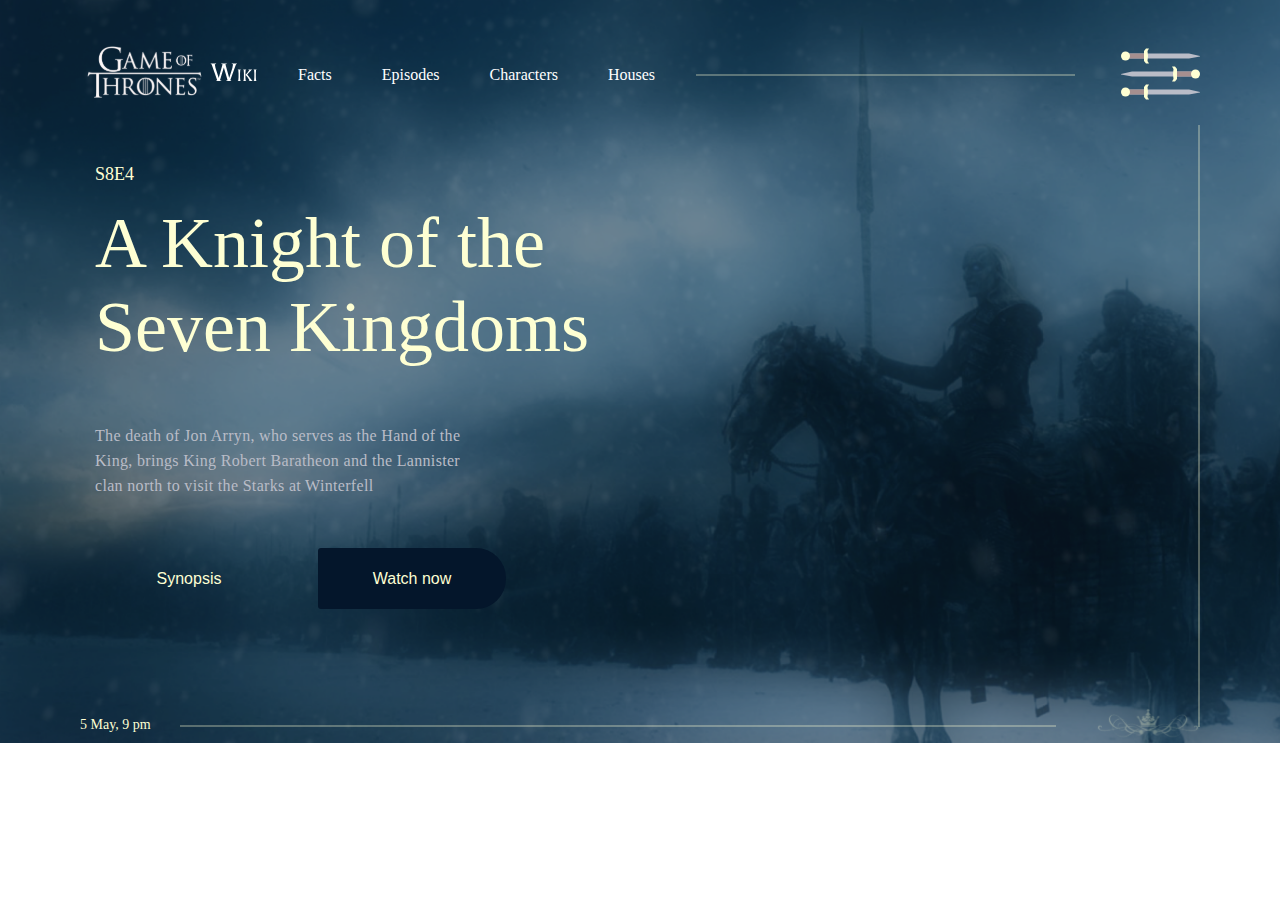
<file: first_page/index.html>
<!DOCTYPE html>
<html lang="en">
  <head>
    <meta charset="UTF-8" />
    <meta name="viewport" content="width=device-width, initial-scale=1.0" />
    <link rel="stylesheet" href="style/css/reset.css" />
    <link rel="stylesheet" href="style/css/style.css" />
    <title>Game of Thrones</title>
  </head>
  <body>
    <section class="first-page">
      <header>
        <a href="index.html"
          ><img class="main_logo" src="image/logo.svg" alt="logo"
        /></a>
        <div class="block_menu">
          <ul class="menu">
            <li><a href="../second_page/index.html">Facts</a></li>
            <li><a href="">Episodes</a></li>
            <li><a href="">Characters</a></li>
            <li><a href="">Houses</a></li>
          </ul>
        </div>
        <img class="main_burger" src="image/burger.svg" alt="burger" />
      </header>
      <section class="body">
        <p class="S8E4">S8E4</p>
        <p class="Knight">A Knight of the Seven Kingdoms</p>
        <p class="Arryn">
          The death of Jon Arryn, who serves as the Hand of the <br />
          King, brings King Robert Baratheon and the Lannister <br />
          clan north to visit the Starks at Winterfell
        </p>
        <button class="syn">Synopsis</button>
        <button class="watch">Watch now</button>
      </section>
      <footer>
        <p class="pm">5 May, 9 pm</p>
        <img class="mask" src="image/mask.svg" alt="mask" />
      </footer>
    </section>
  </body>
</html>
</file>
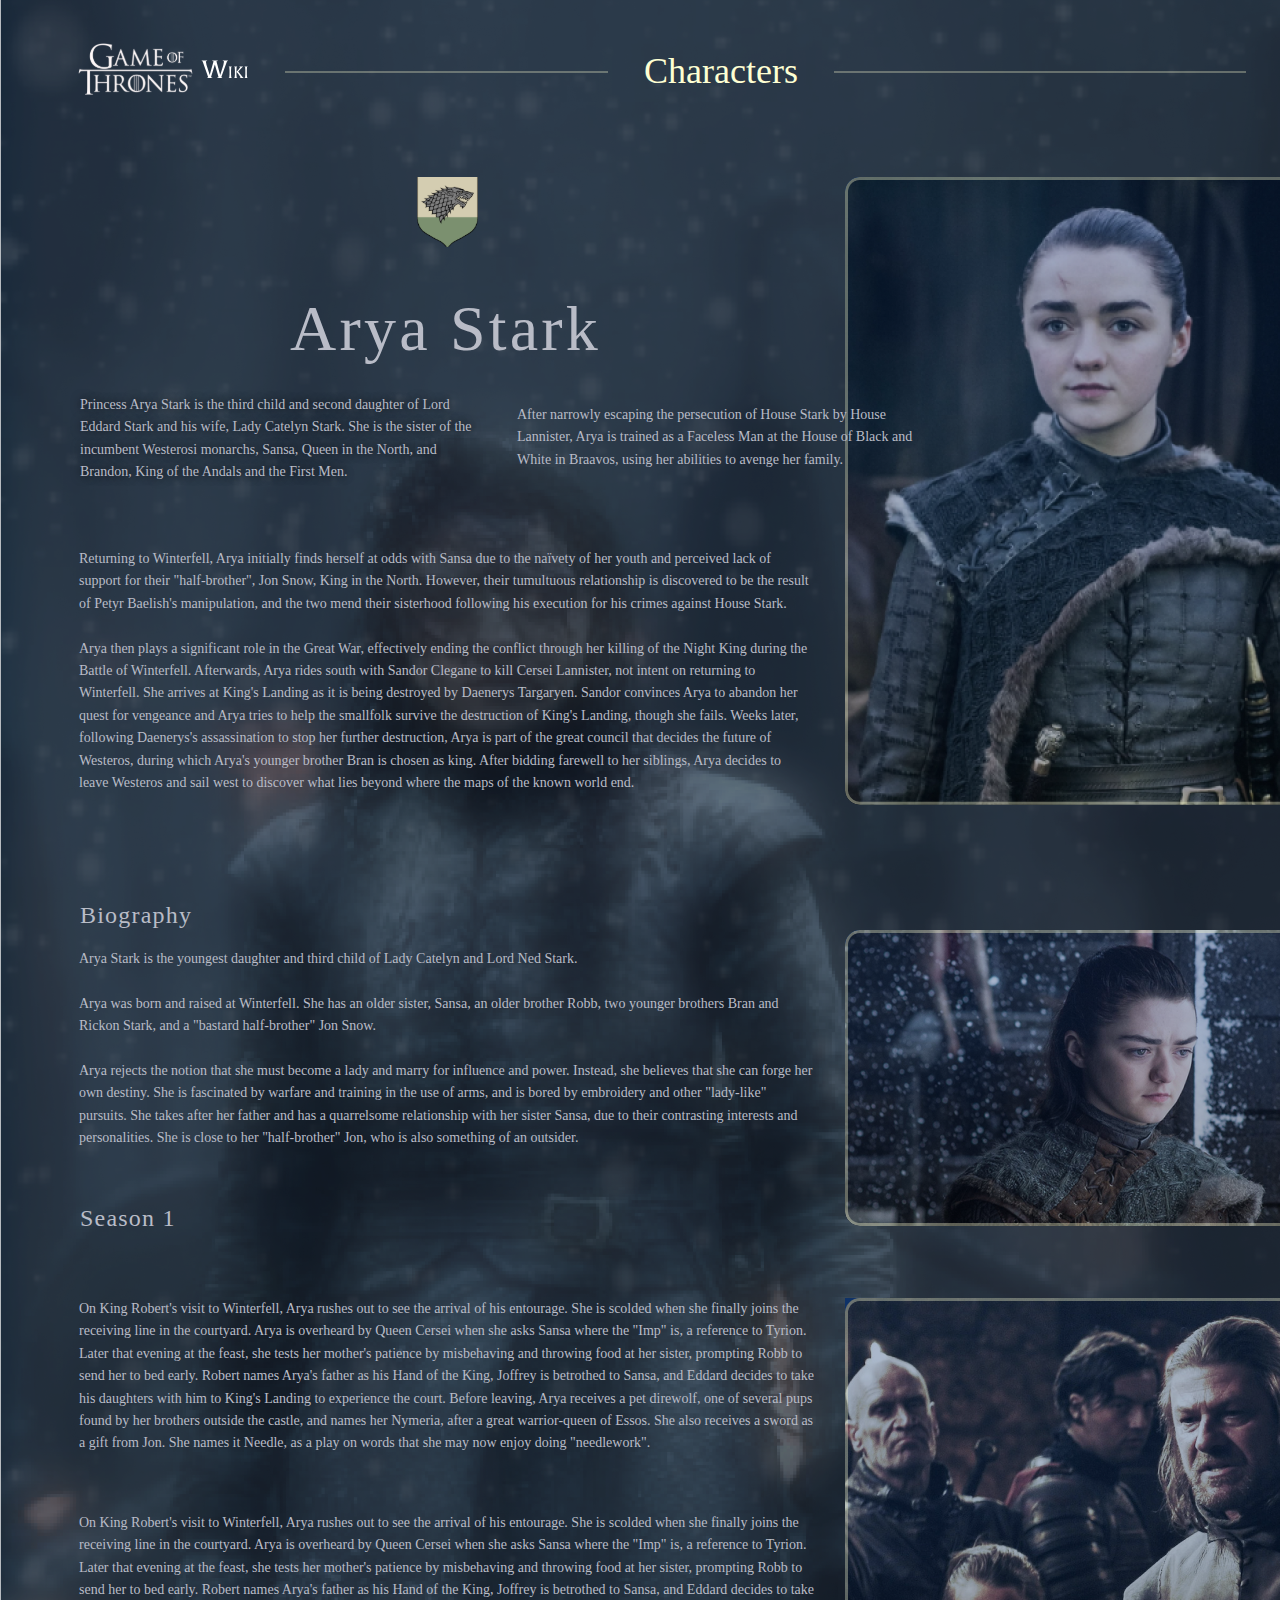
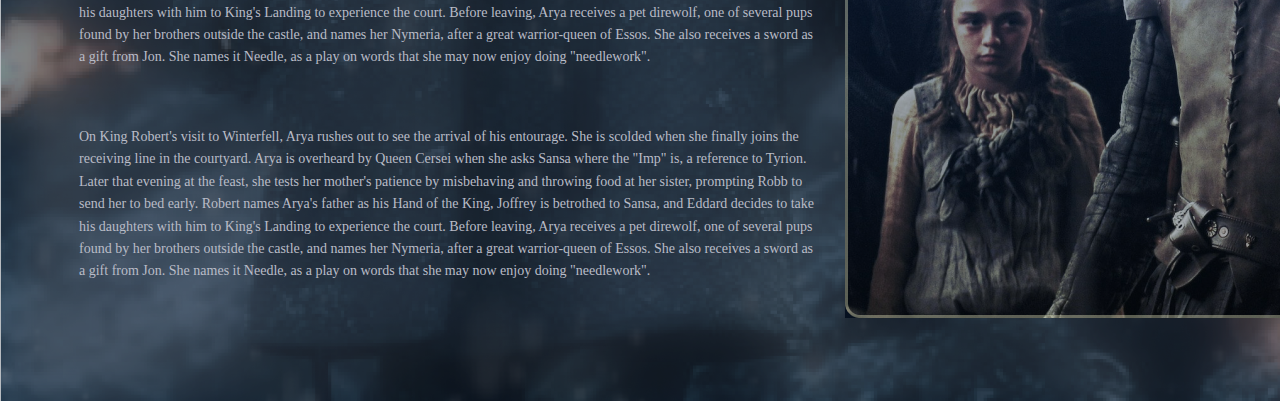
<file: fourth-page/index.html>
<!DOCTYPE html>
<html lang="en">
  <head>
    <meta charset="UTF-8" />
    <meta name="viewport" content="width=device-width, initial-scale=1.0" />
    <link rel="stylesheet" href="style/reset.css" />
    <link rel="stylesheet" href="style/style.css" />
    <title>Game of Thrones</title>
  </head>
  <body>
    <section class="fourth-page">
      <header>
        <img class="img-logo" src="image/logo.svg" alt="logo" />
        <hr class="left-line" />
        <h1 class="Characters">Characters</h1>
        <hr class="right-line" />
        <img class="img-burger" src="image/burger.png" alt="burger" />
      </header>
      <section class="body">
        <img class="img-characters" src="image/characters.svg" alt="" />
        <h1 class="characters-text">Arya Stark</h1>
        <img class="image1" src="image/image1.png" alt="image1" />
        <img class="image2" src="image/image2.png" alt="image2" />
        <img class="image3" src="image/image3.png" alt="image3" />
        <p class="part1">
          Princess Arya Stark is the third child and second daughter of Lord
          Eddard Stark and his wife, Lady Catelyn Stark. She is the sister of
          the incumbent Westerosi monarchs, Sansa, Queen in the North, and
          Brandon, King of the Andals and the First Men.
        </p>
        <p class="part2">
          After narrowly escaping the persecution of House Stark by House
          Lannister, Arya is trained as a Faceless Man at the House of Black and
          White in Braavos, using her abilities to avenge her family.
        </p>
        <p class="part3">
          Returning to Winterfell, Arya initially finds herself at odds with
          Sansa due to the naïvety of her youth and perceived lack of support
          for their "half-brother", Jon Snow, King in the North. However, their
          tumultuous relationship is discovered to be the result of Petyr
          Baelish's manipulation, and the two mend their sisterhood following
          his execution for his crimes against House Stark. <br />
          <br />
          Arya then plays a significant role in the Great War, effectively
          ending the conflict through her killing of the Night King during the
          Battle of Winterfell. Afterwards, Arya rides south with Sandor Clegane
          to kill Cersei Lannister, not intent on returning to Winterfell. She
          arrives at King's Landing as it is being destroyed by Daenerys
          Targaryen. Sandor convinces Arya to abandon her quest for vengeance
          and Arya tries to help the smallfolk survive the destruction of King's
          Landing, though she fails. Weeks later, following Daenerys's
          assassination to stop her further destruction, Arya is part of the
          great council that decides the future of Westeros, during which Arya's
          younger brother Bran is chosen as king. After bidding farewell to her
          siblings, Arya decides to leave Westeros and sail west to discover
          what lies beyond where the maps of the known world end.
        </p>

        <h1 class="Biography">Biography</h1>
        <p class="part4">
          Arya Stark is the youngest daughter and third child of Lady Catelyn
          and Lord Ned Stark. <br />
          <br />
          Arya was born and raised at Winterfell. She has an older sister,
          Sansa, an older brother Robb, two younger brothers Bran and Rickon
          Stark, and a "bastard half-brother" Jon Snow. <br />
          <br />
          Arya rejects the notion that she must become a lady and marry for
          influence and power. Instead, she believes that she can forge her own
          destiny. She is fascinated by warfare and training in the use of arms,
          and is bored by embroidery and other "lady-like" pursuits. She takes
          after her father and has a quarrelsome relationship with her sister
          Sansa, due to their contrasting interests and personalities. She is
          close to her "half-brother" Jon, who is also something of an outsider.
        </p>
        <h1 class="season">Season 1</h1>
        <p class="part5">
          On King Robert's visit to Winterfell, Arya rushes out to see the
          arrival of his entourage. She is scolded when she finally joins the
          receiving line in the courtyard. Arya is overheard by Queen Cersei
          when she asks Sansa where the "Imp" is, a reference to Tyrion. Later
          that evening at the feast, she tests her mother's patience by
          misbehaving and throwing food at her sister, prompting Robb to send
          her to bed early. Robert names Arya's father as his Hand of the King,
          Joffrey is betrothed to Sansa, and Eddard decides to take his
          daughters with him to King's Landing to experience the court. Before
          leaving, Arya receives a pet direwolf, one of several pups found by
          her brothers outside the castle, and names her Nymeria, after a great
          warrior-queen of Essos. She also receives a sword as a gift from Jon.
          She names it Needle, as a play on words that she may now enjoy doing
          "needlework".
        </p>
        <p class="part6">
          On King Robert's visit to Winterfell, Arya rushes out to see the
          arrival of his entourage. She is scolded when she finally joins the
          receiving line in the courtyard. Arya is overheard by Queen Cersei
          when she asks Sansa where the "Imp" is, a reference to Tyrion. Later
          that evening at the feast, she tests her mother's patience by
          misbehaving and throwing food at her sister, prompting Robb to send
          her to bed early. Robert names Arya's father as his Hand of the King,
          Joffrey is betrothed to Sansa, and Eddard decides to take his
          daughters with him to King's Landing to experience the court. Before
          leaving, Arya receives a pet direwolf, one of several pups found by
          her brothers outside the castle, and names her Nymeria, after a great
          warrior-queen of Essos. She also receives a sword as a gift from Jon.
          She names it Needle, as a play on words that she may now enjoy doing
          "needlework".
        </p>
        <p class="part7">
          On King Robert's visit to Winterfell, Arya rushes out to see the
          arrival of his entourage. She is scolded when she finally joins the
          receiving line in the courtyard. Arya is overheard by Queen Cersei
          when she asks Sansa where the "Imp" is, a reference to Tyrion. Later
          that evening at the feast, she tests her mother's patience by
          misbehaving and throwing food at her sister, prompting Robb to send
          her to bed early. Robert names Arya's father as his Hand of the King,
          Joffrey is betrothed to Sansa, and Eddard decides to take his
          daughters with him to King's Landing to experience the court. Before
          leaving, Arya receives a pet direwolf, one of several pups found by
          her brothers outside the castle, and names her Nymeria, after a great
          warrior-queen of Essos. She also receives a sword as a gift from Jon.
          She names it Needle, as a play on words that she may now enjoy doing
          "needlework".
        </p>
      </section>
    </section>
  </body>
</html>
</file>
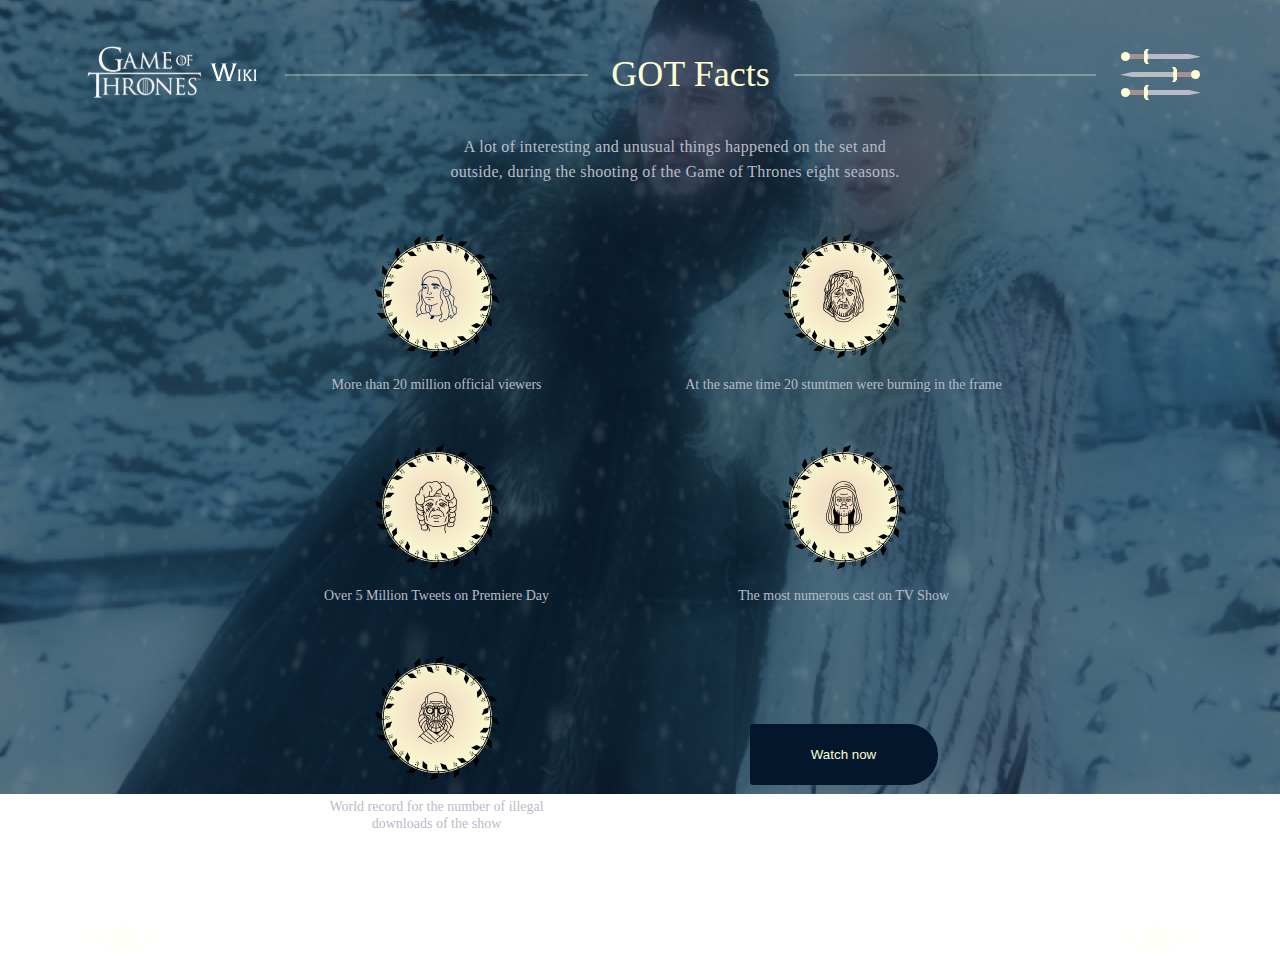
<file: second_page/index.html>
<!DOCTYPE html>
<html lang="en">
  <head>
    <meta charset="UTF-8" />
    <meta name="viewport" content="width=device-width, initial-scale=1.0" />
    <link rel="stylesheet" href="style/css/reset.css" />
    <link rel="stylesheet" href="style/css/style.css" />
    <title>Facts</title>
  </head>
  <body>
    <section class="second-page">
      <section class="header">
        <a href="index.html">
          <img class="logo1" src="image/logo1.svg" alt="logo" />
        </a>
        <h1>GOT Facts</h1>
        <img class="burger" src="image/burger.svg" alt="burger" />
      </section>
      <section class="body">
        <p class="description">
          A lot of interesting and unusual things happened on the set and <br />
          outside, during the shooting of the Game of Thrones eight seasons.
        </p>
        <div class="body_content">
          <div class="content">
            <img src="image/1.png" alt="1" />
            <p>More than 20 million official viewers</p>
          </div>
          <div class="content">
            <img src="image/2.png" alt="2" />
            <p>At the same time 20 stuntmen were burning in the frame</p>
          </div>
          <div class="content">
            <img src="image/3.png" alt="3" />
            <p>Over 5 Million Tweets on Premiere Day</p>
          </div>
          <div class="content">
            <img src="image/4.png" alt="4" />
            <p>The most numerous cast on TV Show</p>
          </div>
          <div class="content">
            <img src="image/5.png" alt="5" />
            <p>
              World record for the number of illegal <br />
              downloads of the show
            </p>
          </div>
          <div class="content">
            <button class="watch_now">Watch now</button>
          </div>
        </div>
      </section>
      <footer>
        <img src="image/mask.svg" alt="mask" />
        <img src="image/mask.svg" alt="mask" />
      </footer>
    </section>
  </body>
</html>
</file>
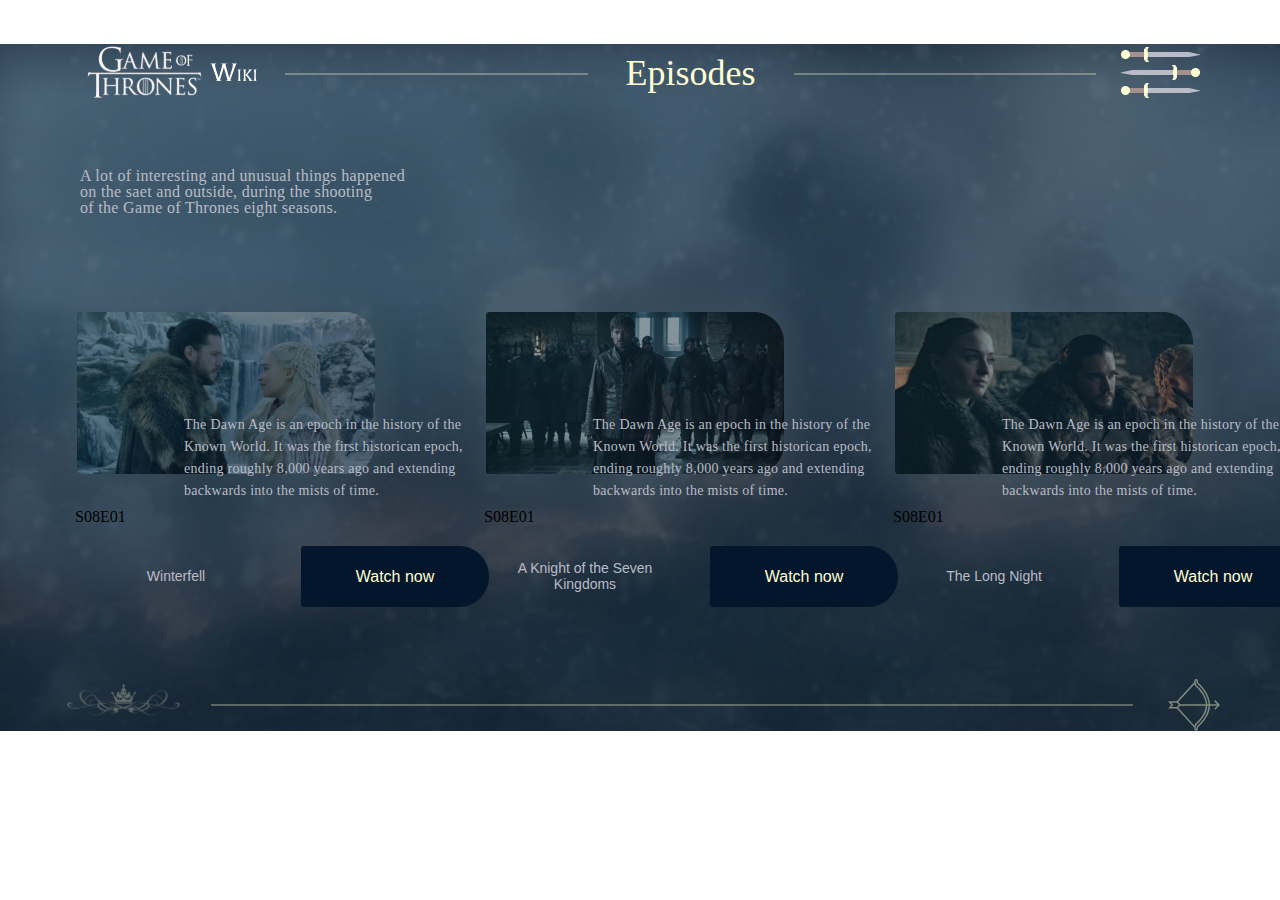
<file: third_page/index.html>
<!DOCTYPE html>
<html lang="en">
  <head>
    <meta charset="UTF-8" />
    <meta name="viewport" content="width=device-width, initial-scale=1.0" />
    <link rel="stylesheet" href="style/css/reset.css" />
    <link rel="stylesheet" href="style/css/style.css" />
    <title>Game of Thrones</title>
  </head>
  <body>
    <section class="third-page">
      <header>
        <img class="img-logo" src="image/logo.svg" alt="logo" />
        <h1 class="episodes">Episodes</h1>
        <img class="img-burger" src="image/burger.png" alt="burger" />
      </header>
      <section class="body">
        <p class="description">
          A lot of interesting and unusual things happened <br />
          on the saet and outside, during the shooting <br />
          of the Game of Thrones eight seasons.
        </p>
        <div class="block-flex">
        <div class="block">
          <img src="image/left.png" alt="left" />
          <p class="block-text">
            The Dawn Age is an epoch in the history of the Known World. It was
            the first historican epoch, ending roughly 8,000 years ago and
            extending backwards into the mists of time.
          </p>
          <p class="part">S08E01</p>
          <div class="button">
          <button class="but-left">Winterfell</button>
          <button class="but-right">Watch now</button>
        </div>
        </div>
        <div class="block">
          <img src="image/center.png" alt="center" />
          <p class="block-text">
            The Dawn Age is an epoch in the history of the Known World. It was
            the first historican epoch, ending roughly 8,000 years ago and
            extending backwards into the mists of time.
          </p>
          <p class="part">S08E01</p>
          <div class="button">
          <button class="but-left">
            A Knight of the Seven <br />
            Kingdoms
          </button>
          <button class="but-right">Watch now</button>
        </div>
        </div>
        <div class="block">
          <img src="image/right.png" alt="right" />
          <p class="block-text">
            The Dawn Age is an epoch in the history of the Known World. It was
            the first historican epoch, ending roughly 8,000 years ago and
            extending backwards into the mists of time.
          </p>
          <p class="part">S08E01</p>
          <div class="button">
          <button class="but-left">The Long Night</button>
          <button class="but-right">Watch now</button>
        </div>
        </div>
      </div>
      </section>
      <footer>
        <img class="foot-mask" src="image/mask.svg" alt="mask" />
        <img class="foot-bow" src="image/bow.svg" alt="bow" />
      </footer>
    </section>
  </body>
</html>
</file>
<file: first_page/style/css/style.css>
.first-page {
  max-width: 1440px;
  max-height: 794px;
  background: url("../../image/bg.png");
  background-size: cover;
}
.first-page header {
  position: relative;
  display: flex;
  justify-content: space-between;
  padding: 44px 80px 18px;
}
.first-page header .menu {
  position: absolute;
  display: flex;
  top: 67px;
  left: 298px;
}
.first-page header .menu li {
  margin-right: 50px;
}
.first-page header .menu a {
  text-decoration: none;
  color: white;
  font-size: 16px;
}
.first-page:before {
  content: "";
  position: absolute;
  border: 1px solid #feffd3;
  top: 74px;
  left: 696px;
  width: calc(100% - 903px);
  opacity: 0.3;
}
.first-page .body {
  margin: 43px 95px 0;
}
.first-page .body:after {
  position: absolute;
  content: "";
  opacity: 0.3;
  border: 1px solid #feffd3;
  height: calc(100% - 300px);
  top: 125px;
  right: 80px;
}
.first-page .body .S8E4 {
  font-size: 18px;
  color: #feffd3;
}
.first-page .body .Knight {
  margin-top: 18px;
  font-size: 72px;
  line-height: 84px;
  color: #feffd3;
  width: 600px;
  height: 170px;
}
.first-page .body .Arryn {
  margin-top: 53px;
  width: 465px;
  height: 74px;
  font-size: 16px;
  line-height: 156.23%;
  letter-spacing: 0.02em;
  color: #b9bcc7;
}
.first-page .body .syn {
  width: 188px;
  height: 61px;
  border: none;
  font-size: 16px;
  color: #feffd3;
  background: transparent;
  margin-top: 44px;
}
.first-page .body .watch {
  width: 188px;
  height: 61px;
  border: none;
  font-size: 16px;
  background: #04162b;
  margin: 50px 31px 0;
  border-radius: 3px 30px 30px 3px;
  color: #feffd3;
}
.first-page footer {
  position: relative;
  display: flex;
  justify-content: space-between;
  margin: 100px 80px 0;
}
.first-page footer .pm {
  font-size: 14px;
  color: #feffd3;
  margin-top: 9px;
}
.first-page footer:after {
  position: absolute;
  content: "";
  opacity: 0.3;
  border: 1px solid #feffd3;
  width: calc(100% - 246px);
  left: 100px;
  top: 16px;
}

/*# sourceMappingURL=style.css.map */
</file>
<file: fourth-page/style/style.css>
.fourth-page {
  background: url("../image/bg.png");
  width: 1440px;
  height: 2001px;
}

.img-logo {
  position: absolute;
  top: 41px;
  left: 71px;
}

.left-line {
  position: absolute;
  width: 321px;
  height: 0px;
  left: 285px;
  top: 63px;
  opacity: 0.3;
  border: 1px solid #feffd3;
}

.Characters {
  position: absolute;
  width: 149px;
  height: 33px;
  left: 644px;
  top: 53px;
  font-size: 36px;
  color: #feffd3;
}

.right-line {
  position: absolute;
  width: 410px;
  height: 0px;
  left: 834px;
  top: 63px;
  opacity: 0.3;
  border: 1px solid #feffd3;
}

.img-burger {
  position: absolute;
  width: 79px;
  height: 51px;
  left: 1281px;
  top: 44px;
}

.img-characters {
  position: absolute;
  top: 177px;
  left: 417px;
}

.characters-text {
  position: absolute;
  left: 290px;
  top: 279px;
  font-size: 64px;
  line-height: 156.23%;
  letter-spacing: 0.05em;
  color: #b9bcc7;
}

.image1 {
  position: absolute;
  width: 516px;
  height: 627.73px;
  left: 845px;
  top: 177px;
  background: linear-gradient(172.22deg, #0e3268 34.19%, #060e1a 93.99%);
  border-radius: 15px;
}

.image2 {
  position: absolute;
  width: 516px;
  height: 296px;
  left: 845px;
  top: 930px;
  background: linear-gradient(172.22deg, #0e3268 34.19%, #060e1a 93.99%);
  border-radius: 15px;
}

.image3 {
  position: absolute;
  width: 516px;
  height: 620px;
  left: 845px;
  top: 1298px;
  background: linear-gradient(172.22deg, #0e3268 34.19%, #060e1a 93.99%);
}

.part1 {
  position: absolute;
  width: 407px;
  height: 104px;
  left: 80px;
  top: 394px;
  font-size: 14px;
  line-height: 160%;
  color: #b9bcc7;
  text-shadow: 0px 0px 10px rgba(0, 0, 0, 0.8);
}

.part2 {
  position: absolute;
  width: 406px;
  height: 80px;
  left: 517px;
  top: 404px;
  font-size: 14px;
  line-height: 160%;
  color: #b9bcc7;
}

.part3 {
  position: absolute;
  width: 735px;
  height: 302px;
  left: 79px;
  top: 548px;
  font-size: 14px;
  line-height: 160%;
  color: #b9bcc7;
}

.Biography {
  position: absolute;
  width: 143px;
  height: 18px;
  left: 80px;
  top: 903px;
  font-size: 24px;
  letter-spacing: 0.05em;
  color: #b9bcc7;
}

.part4 {
  position: absolute;
  width: 735px;
  height: 214px;
  left: 79px;
  top: 948px;
  font-size: 14px;
  line-height: 160%;
  color: #b9bcc7;
}

.season {
  position: absolute;
  width: 115px;
  height: 18px;
  left: 80px;
  top: 1200px;
  font-size: 24px;
  line-height: 156.23%;
  letter-spacing: 0.05em;
  color: #b9bcc7;
}

.part5 {
  position: absolute;
  width: 735px;
  height: 214px;
  left: 79px;
  top: 1298px;
  font-size: 14px;
  line-height: 160%;
  color: #b9bcc7;
}

.part6 {
  position: absolute;
  width: 735px;
  height: 214px;
  left: 79px;
  top: 1512px;
  font-size: 14px;
  line-height: 160%;
  color: #b9bcc7;
}

.part7 {
  position: absolute;
  width: 735px;
  height: 214px;
  left: 79px;
  top: 1726px;
  font-size: 14px;
  line-height: 160%;
  color: #b9bcc7;
}
</file>
<file: second_page/style/css/style.css>
.second-page {
  background: url("../../image/bg.png") no-repeat;
  max-width: 1443px;
  max-height: 794px;
  background-size: 100% calc(100% + 94px);
  background-position-y: -60px;
}
.second-page .header {
  display: flex;
  align-items: center;
  justify-content: space-between;
  padding: 44px 80px 18px;
}
.second-page .header h1 {
  position: relative;
  width: 100%;
  margin: 0 25px;
  text-align: center;
  font-family: Roboto;
  font-style: normal;
  font-weight: normal;
  font-size: 36px;
  color: #feffd3;
}
.second-page .header h1:after {
  position: absolute;
  content: "";
  top: 18px;
  left: 0;
  opacity: 0.3;
  width: calc((100% - 210px) / 2);
  border: 1px solid #feffd3;
}
.second-page .header h1:before {
  position: absolute;
  content: "";
  top: 18px;
  right: 0;
  opacity: 0.3;
  width: calc((100% - 210px) / 2);
  border: 1px solid #feffd3;
}
.second-page .body {
  margin: 12px 80px 0;
}
.second-page .body .description {
  text-align: center;
  width: 585.78px;
  padding-left: 70px;
  margin: 0 auto;
  font-weight: 500;
  font-size: 16px;
  line-height: 25px;
  letter-spacing: 0.02em;
  color: #b9bcc7;
}
.second-page .body .body_content {
  display: flex;
  flex-wrap: wrap;
  margin: 50px 0 40px;
  justify-content: center;
}
.second-page .body .body_content .content {
  width: 361px;
  height: 196px;
  display: flex;
  flex-direction: column;
  align-items: center;
  margin: 0 23px 15px;
}
.second-page .body .body_content .content p {
  margin-top: 17px;
  font-size: 14px;
  line-height: 17px;
  color: #b9bcc7;
  text-align: center;
}
.second-page .body .watch_now {
  margin: auto;
  background: #04162b;
  border-radius: 3px 30px 30px 3px;
  width: 188px;
  height: 61px;
  border: none;
  color: #feffd3;
}
.second-page footer {
  position: relative;
  bottom: 0;
  display: flex;
  justify-content: space-between;
  margin: 54px 60px;
}
.second-page footer img {
  width: 127px;
  height: 38px;
}
.second-page footer:after {
  position: absolute;
  content: "";
  opacity: 0.3;
  top: 18px;
  left: 151px;
  border: 1px solid #feffd3;
  width: calc(100% - 305px);
}

/*# sourceMappingURL=style.css.map */
</file>
<file: third_page/style/css/style.css>
.third-page {
  background: url("../../image/bg_image.png") no-repeat;
  max-width: 1443px;
  max-height: 794px;
}
.third-page header {
  display: flex;
  align-items: center;
  margin: 44px 80px 0;
}
.third-page header h1 {
  position: relative;
  width: 100%;
  font-size: 36px;
  color: #feffd3;
  text-align: center;
  margin: 0 25px;
}
.third-page header h1:before {
  position: absolute;
  content: "";
  top: 18px;
  left: 0;
  opacity: 0.3;
  width: calc((100% - 210px) / 2);
  border: 1px solid #feffd3;
}
.third-page header h1:after {
  position: absolute;
  content: "";
  top: 18px;
  right: 0;
  opacity: 0.3;
  width: calc((100% - 210px) / 2);
  border: 1px solid #feffd3;
}
.third-page .body {
  margin: 67px 80px 0;
}
.third-page .body .description {
  width: 419px;
  height: 62px;
  font-size: 16px;
  letter-spacing: 0.02em;
  color: #b9bcc7;
}
.third-page .body .block-flex {
  display: flex;
  justify-content: space-between;
  flex-direction: row;
  margin-top: 50px;
}
.third-page .body .block-flex .button {
  display: flex;
  flex-direction: row;
  margin: 37px 0 0 37px;
}
.third-page .body .block-flex .button .but-left {
  width: 188px;
  height: 60px;
  font-size: 14px;
  color: #b9bcc7;
  background: transparent;
  border: none;
}
.third-page .body .block-flex .button .but-right {
  width: 188px;
  height: 61px;
  margin-left: 31px;
  background: #04162b;
  border-radius: 3px 30px 30px 3px;
  border: none;
  font-size: 16px;
  color: #feffd3;
}
.third-page .body .block {
  position: relative;
  width: 455px;
  height: 323px;
  margin-left: -35px;
}
.third-page .body .block-text {
  position: absolute;
  width: 305px;
  height: 106;
  top: 134px;
  right: 0;
  color: #b9bcc7;
  line-height: 22px;
  letter-spacing: 0.02em;
  font-size: 14px;
}
.third-page .body .part {
  position: absolute;
  left: 30px;
}
.third-page footer {
  position: relative;
  display: flex;
  flex-direction: row;
  justify-content: space-between;
  margin: 76px 60px;
}
.third-page footer .foot-mask {
  width: 127px;
  height: 38px;
  margin-top: 5px;
}
.third-page footer:before {
  position: absolute;
  content: "";
  opacity: 0.3;
  border: 1px solid #feffd3;
  width: calc(100% - 240px);
  left: 151px;
  top: 25px;
}

/*# sourceMappingURL=style.css.map */
</file>
